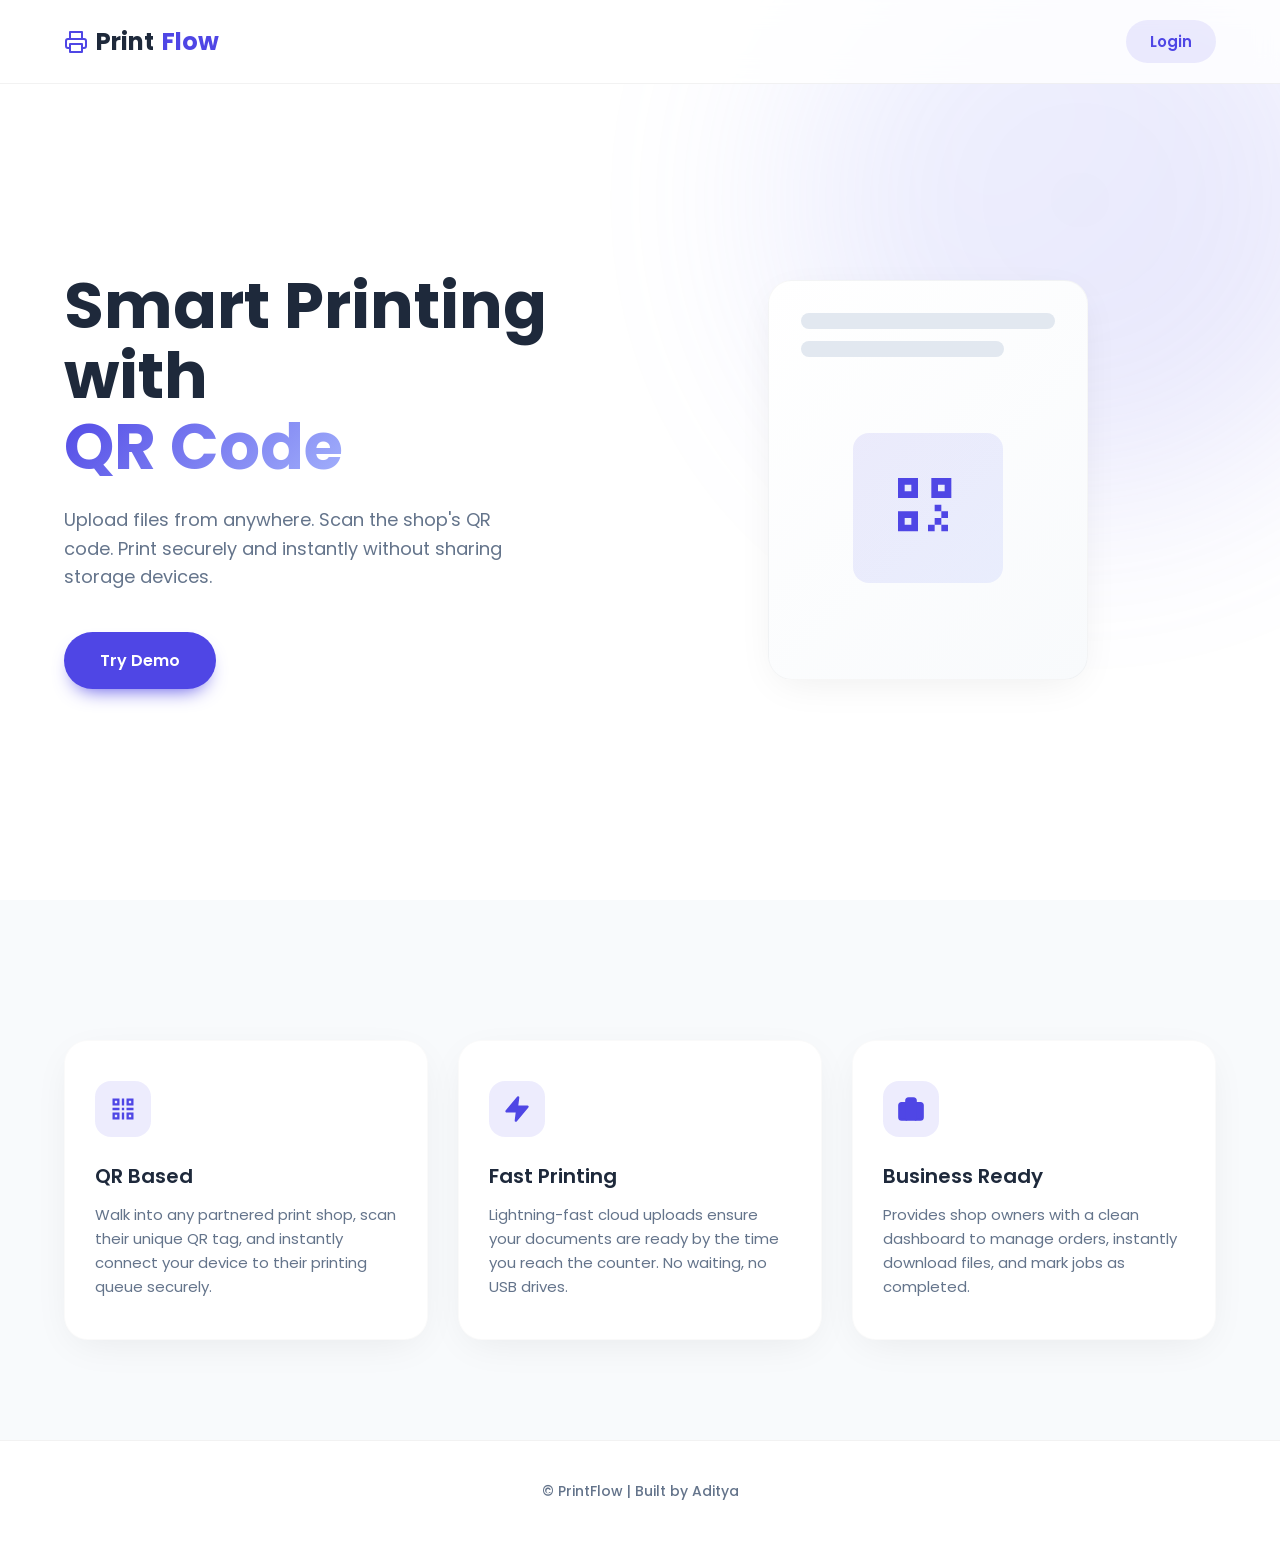
<file: index.html>
<!DOCTYPE html>
<html lang="en">
<head>
    <meta charset="UTF-8">
    <meta name="viewport" content="width=device-width, initial-scale=1.0">
    <title>PrintFlow | The Modern Printing Platform</title>
    
    <!-- Google Fonts: Poppins -->
    <link rel="preconnect" href="https://fonts.googleapis.com">
    <link rel="preconnect" href="https://fonts.gstatic.com" crossorigin>
    <link href="https://fonts.googleapis.com/css2?family=Poppins:wght@300;400;500;600;700&display=swap" rel="stylesheet">
    
    <style>
        :root {
            --primary: #4f46e5;
            --primary-light: #a5b4fc;
            --dark: #1e293b;
            --text-gray: #64748b;
            --bg-light: #f8fafc;
            --white: #ffffff;
            --shadow-soft: 0 10px 40px -10px rgba(0,0,0,0.08);
            --shadow-hover: 0 20px 40px -10px rgba(79, 70, 229, 0.15);
        }

        * {
            margin: 0;
            padding: 0;
            box-sizing: border-box;
            font-family: 'Poppins', sans-serif;
        }

        body {
            background-color: var(--white);
            color: var(--dark);
            overflow-x: hidden;
        }

        /* Utility animations */
        @keyframes fadeInDown {
            from { opacity: 0; transform: translateY(-20px); }
            to { opacity: 1; transform: translateY(0); }
        }

        @keyframes fadeInUp {
            from { opacity: 0; transform: translateY(30px); }
            to { opacity: 1; transform: translateY(0); }
        }

        @keyframes float {
            0% { transform: translateY(0px); }
            50% { transform: translateY(-15px); }
            100% { transform: translateY(0px); }
        }

        .fade-in-up {
            animation: fadeInUp 0.8s ease-out forwards;
            opacity: 0;
        }

        .delay-1 { animation-delay: 0.2s; }
        .delay-2 { animation-delay: 0.4s; }
        .delay-3 { animation-delay: 0.6s; }

        /* Navbar */
        nav {
            position: fixed;
            top: 0;
            left: 0;
            width: 100%;
            padding: 20px 5%;
            display: flex;
            justify-content: space-between;
            align-items: center;
            background: rgba(255, 255, 255, 0.8);
            backdrop-filter: blur(12px);
            -webkit-backdrop-filter: blur(12px);
            z-index: 100;
            border-bottom: 1px solid rgba(0,0,0,0.05);
            animation: fadeInDown 0.6s ease-out forwards;
        }

        .logo {
            font-size: 24px;
            font-weight: 700;
            color: var(--dark);
            text-decoration: none;
            display: flex;
            align-items: center;
            gap: 8px;
        }

        .logo span {
            color: var(--primary);
        }

        .btn-login {
            background: rgba(79, 70, 229, 0.1);
            color: var(--primary);
            border: none;
            padding: 10px 24px;
            border-radius: 50px;
            font-weight: 600;
            font-size: 15px;
            cursor: pointer;
            transition: all 0.3s ease;
        }

        .btn-login:hover {
            background: rgba(79, 70, 229, 0.15);
            transform: translateY(-2px);
        }

        /* Hero Section */
        .hero {
            padding: 160px 5% 100px;
            min-height: 100vh;
            display: flex;
            align-items: center;
            justify-content: space-between;
            max-width: 1280px;
            margin: 0 auto;
            position: relative;
        }

        /* Abstract background blob */
        .hero-blob {
            position: absolute;
            top: -100px;
            right: -100px;
            width: 600px;
            height: 600px;
            background: linear-gradient(135deg, var(--primary-light), var(--primary));
            filter: blur(100px);
            opacity: 0.15;
            border-radius: 50%;
            z-index: 0;
        }

        .hero-content {
            flex: 1;
            max-width: 600px;
            z-index: 1;
        }

        .hero-title {
            font-size: clamp(40px, 5vw, 64px);
            font-weight: 700;
            line-height: 1.1;
            margin-bottom: 24px;
            color: var(--dark);
        }

        .text-gradient {
            background: linear-gradient(135deg, var(--primary), var(--primary-light));
            -webkit-background-clip: text;
            -webkit-text-fill-color: transparent;
            background-clip: text;
        }

        .hero-subtitle {
            font-size: 18px;
            color: var(--text-gray);
            line-height: 1.6;
            margin-bottom: 40px;
            font-weight: 400;
            max-width: 480px;
        }

        .btn-primary {
            display: inline-block;
            background: var(--primary);
            color: var(--white);
            text-decoration: none;
            padding: 16px 36px;
            border-radius: 50px;
            font-weight: 600;
            font-size: 16px;
            box-shadow: 0 10px 20px -10px var(--primary);
            transition: all 0.3s ease;
        }

        .btn-primary:hover {
            transform: translateY(-3px);
            box-shadow: 0 15px 25px -10px var(--primary);
            background: var(--primary-hover, #4338ca);
        }

        .hero-graphic {
            flex: 1;
            display: flex;
            justify-content: center;
            align-items: center;
            z-index: 1;
        }

        /* Floating Graphic element */
        .floating-card {
            width: 320px;
            height: 400px;
            background: var(--white);
            border-radius: 24px;
            box-shadow: var(--shadow-soft);
            display: flex;
            flex-direction: column;
            padding: 32px;
            position: relative;
            animation: float 6s ease-in-out infinite;
            border: 1px solid rgba(0,0,0,0.03);
            background: linear-gradient(135deg, #ffffff 0%, #f8fafc 100%);
        }

        .floating-card .qr-mock {
            width: 150px;
            height: 150px;
            background: linear-gradient(135deg, rgba(79, 70, 229, 0.1), rgba(165, 180, 252, 0.2));
            margin: auto;
            border-radius: 16px;
            display: flex;
            align-items: center;
            justify-content: center;
        }
        
        .floating-card .qr-mock svg {
            width: 80px;
            height: 80px;
            fill: var(--primary);
        }

        .floating-card .bar {
            height: 16px;
            border-radius: 8px;
            background: #e2e8f0;
            margin-bottom: 12px;
        }
        
        .floating-card .bar:nth-child(2) { width: 80%; }
        .floating-card .bar:nth-child(3) { width: 60%; background: #f1f5f9;}

        /* Features Section */
        .features {
            padding: 100px 5%;
            background: var(--bg-light);
            text-align: center;
        }

        .features-grid {
            display: grid;
            grid-template-columns: repeat(auto-fit, minmax(300px, 1fr));
            gap: 30px;
            max-width: 1200px;
            margin: 0 auto;
            padding-top: 40px;
        }

        .feature-card {
            background: var(--white);
            padding: 40px 30px;
            border-radius: 24px;
            text-align: left;
            box-shadow: var(--shadow-soft);
            transition: all 0.4s cubic-bezier(0.165, 0.84, 0.44, 1);
            border: 1px solid rgba(0,0,0,0.02);
            position: relative;
            overflow: hidden;
            z-index: 1;
        }

        .feature-card::before {
            content: '';
            position: absolute;
            top: 0; left: 0; width: 100%; height: 100%;
            background: linear-gradient(to bottom, transparent, rgba(79, 70, 229, 0.03));
            z-index: -1;
            opacity: 0;
            transition: opacity 0.4s ease;
        }

        .feature-card:hover {
            transform: translateY(-10px);
            box-shadow: var(--shadow-hover);
        }

        .feature-card:hover::before {
            opacity: 1;
        }

        .feature-icon {
            width: 56px;
            height: 56px;
            background: rgba(79, 70, 229, 0.1);
            border-radius: 16px;
            display: flex;
            align-items: center;
            justify-content: center;
            margin-bottom: 24px;
            color: var(--primary);
        }

        .feature-icon svg {
            width: 28px;
            height: 28px;
            fill: currentColor;
        }

        .feature-title {
            font-size: 20px;
            font-weight: 600;
            margin-bottom: 12px;
            color: var(--dark);
        }

        .feature-desc {
            color: var(--text-gray);
            font-size: 15px;
            line-height: 1.6;
        }

        /* Footer */
        footer {
            padding: 40px 5%;
            background: var(--white);
            text-align: center;
            border-top: 1px solid rgba(0,0,0,0.05);
        }

        .footer-text {
            color: var(--text-gray);
            font-size: 14px;
            font-weight: 500;
        }

        /* Responsive Design */
        @media (max-width: 900px) {
            .hero {
                flex-direction: column;
                text-align: center;
                padding-top: 120px;
                gap: 50px;
            }
            .hero-subtitle {
                margin: 0 auto 30px;
            }
        }
    </style>
</head>
<body>

    <!-- Navbar -->
    <nav>
        <a href="#" class="logo">
            <svg width="24" height="24" viewBox="0 0 24 24" fill="none" stroke="currentColor" stroke-width="2" stroke-linecap="round" stroke-linejoin="round" style="color:var(--primary);">
                <path d="M6 9V2h12v7M6 18H4a2 2 0 01-2-2v-5a2 2 0 012-2h16a2 2 0 012 2v5a2 2 0 01-2 2h-2M6 14h12v8H6z"/>
            </svg>
            Print<span>Flow</span>
        </a>
        <button class="btn-login" onclick="window.location.href='login.html'">Login</button>
    </nav>

    <!-- Hero Section -->
    <section class="hero">
        <div class="hero-blob"></div>
        <div class="hero-content fade-in-up">
            <h1 class="hero-title">
                Smart Printing with <br/>
                <span class="text-gradient">QR Code</span>
            </h1>
            <p class="hero-subtitle">
                Upload files from anywhere. Scan the shop's QR code. Print securely and instantly without sharing storage devices.
            </p>
            <a href="app.html" class="btn-primary">Try Demo</a>
        </div>
        
        <div class="hero-graphic fade-in-up delay-1">
            <div class="floating-card">
                <div class="bar"></div>
                <div class="bar"></div>
                <div class="qr-mock">
                    <svg viewBox="0 0 24 24" xmlns="http://www.w3.org/2000/svg">
                        <path d="M3 3h6v6H3V3zm2 2v2h2V5H5zm8-2h6v6h-6V3zm2 2v2h2V5h-2zM3 13h6v6H3v-6zm2 2v2h2v-2H5zm13-2h-2v2h2v-2zm-2 2h-2v2h2v-2zm2 2h-2v2h2v-2zm-4 0h-2v2h2v-2zm2-6h-2v2h2v-2z"/>
                    </svg>
                </div>
            </div>
        </div>
    </section>

    <!-- Features Section -->
    <section class="features">
        <div class="features-grid">
            
            <!-- Card 1 -->
            <div class="feature-card fade-in-up delay-1">
                <div class="feature-icon">
                    <svg viewBox="0 0 24 24" xmlns="http://www.w3.org/2000/svg">
                        <path d="M3 3h6v6H3zM15 3h6v6h-6zM3 15h6v6H3zM15 15h6v6h-6zM5 5v2h2V5H5zm12 0v2h2V5h-2zM5 17v2h2v-2H5zm12 0v2h2v-2h-2zM11 3h2v6h-2zM3 11h6v2H3zM15 11h6v2h-6zM11 15h2v6h-2zM11 11h2v2h-2z"/>
                    </svg>
                </div>
                <h3 class="feature-title">QR Based</h3>
                <p class="feature-desc">Walk into any partnered print shop, scan their unique QR tag, and instantly connect your device to their printing queue securely.</p>
            </div>

            <!-- Card 2 -->
            <div class="feature-card fade-in-up delay-2">
                <div class="feature-icon">
                    <svg viewBox="0 0 24 24" fill="none" stroke="currentColor" stroke-width="2" stroke-linecap="round" stroke-linejoin="round">
                        <polygon points="13 2 3 14 12 14 11 22 21 10 12 10 13 2"></polygon>
                    </svg>
                </div>
                <h3 class="feature-title">Fast Printing</h3>
                <p class="feature-desc">Lightning-fast cloud uploads ensure your documents are ready by the time you reach the counter. No waiting, no USB drives.</p>
            </div>

            <!-- Card 3 -->
            <div class="feature-card fade-in-up delay-3">
                <div class="feature-icon">
                    <svg viewBox="0 0 24 24" fill="none" stroke="currentColor" stroke-width="2" stroke-linecap="round" stroke-linejoin="round">
                        <rect x="2" y="7" width="20" height="14" rx="2" ry="2"></rect>
                        <path d="M16 21V5a2 2 0 0 0-2-2h-4a2 2 0 0 0-2 2v16"></path>
                    </svg>
                </div>
                <h3 class="feature-title">Business Ready</h3>
                <p class="feature-desc">Provides shop owners with a clean dashboard to manage orders, instantly download files, and mark jobs as completed.</p>
            </div>

        </div>
    </section>

    <!-- Footer -->
    <footer>
        <p class="footer-text">&copy; PrintFlow | Built by Aditya</p>
    </footer>

    <script>
        // Use Intersection Observer for scroll animations (fade in on scroll)
        const observerOptions = {
            root: null,
            rootMargin: '0px',
            threshold: 0.1
        };

        const observer = new IntersectionObserver((entries, observer) => {
            entries.forEach(entry => {
                if (entry.isIntersecting) {
                    entry.target.style.opacity = '1';
                    entry.target.style.animationPlayState = 'running';
                    observer.unobserve(entry.target);
                }
            });
        }, observerOptions);

        document.querySelectorAll('.fade-in-up').forEach((el) => {
            // Pause animation initially if they are below fold
            if(el.getBoundingClientRect().top > window.innerHeight) {
                el.style.animationPlayState = 'paused';
                observer.observe(el);
            } else {
                el.style.opacity = '1';
            }
        });
    </script>
</body>
</html>
</file>
